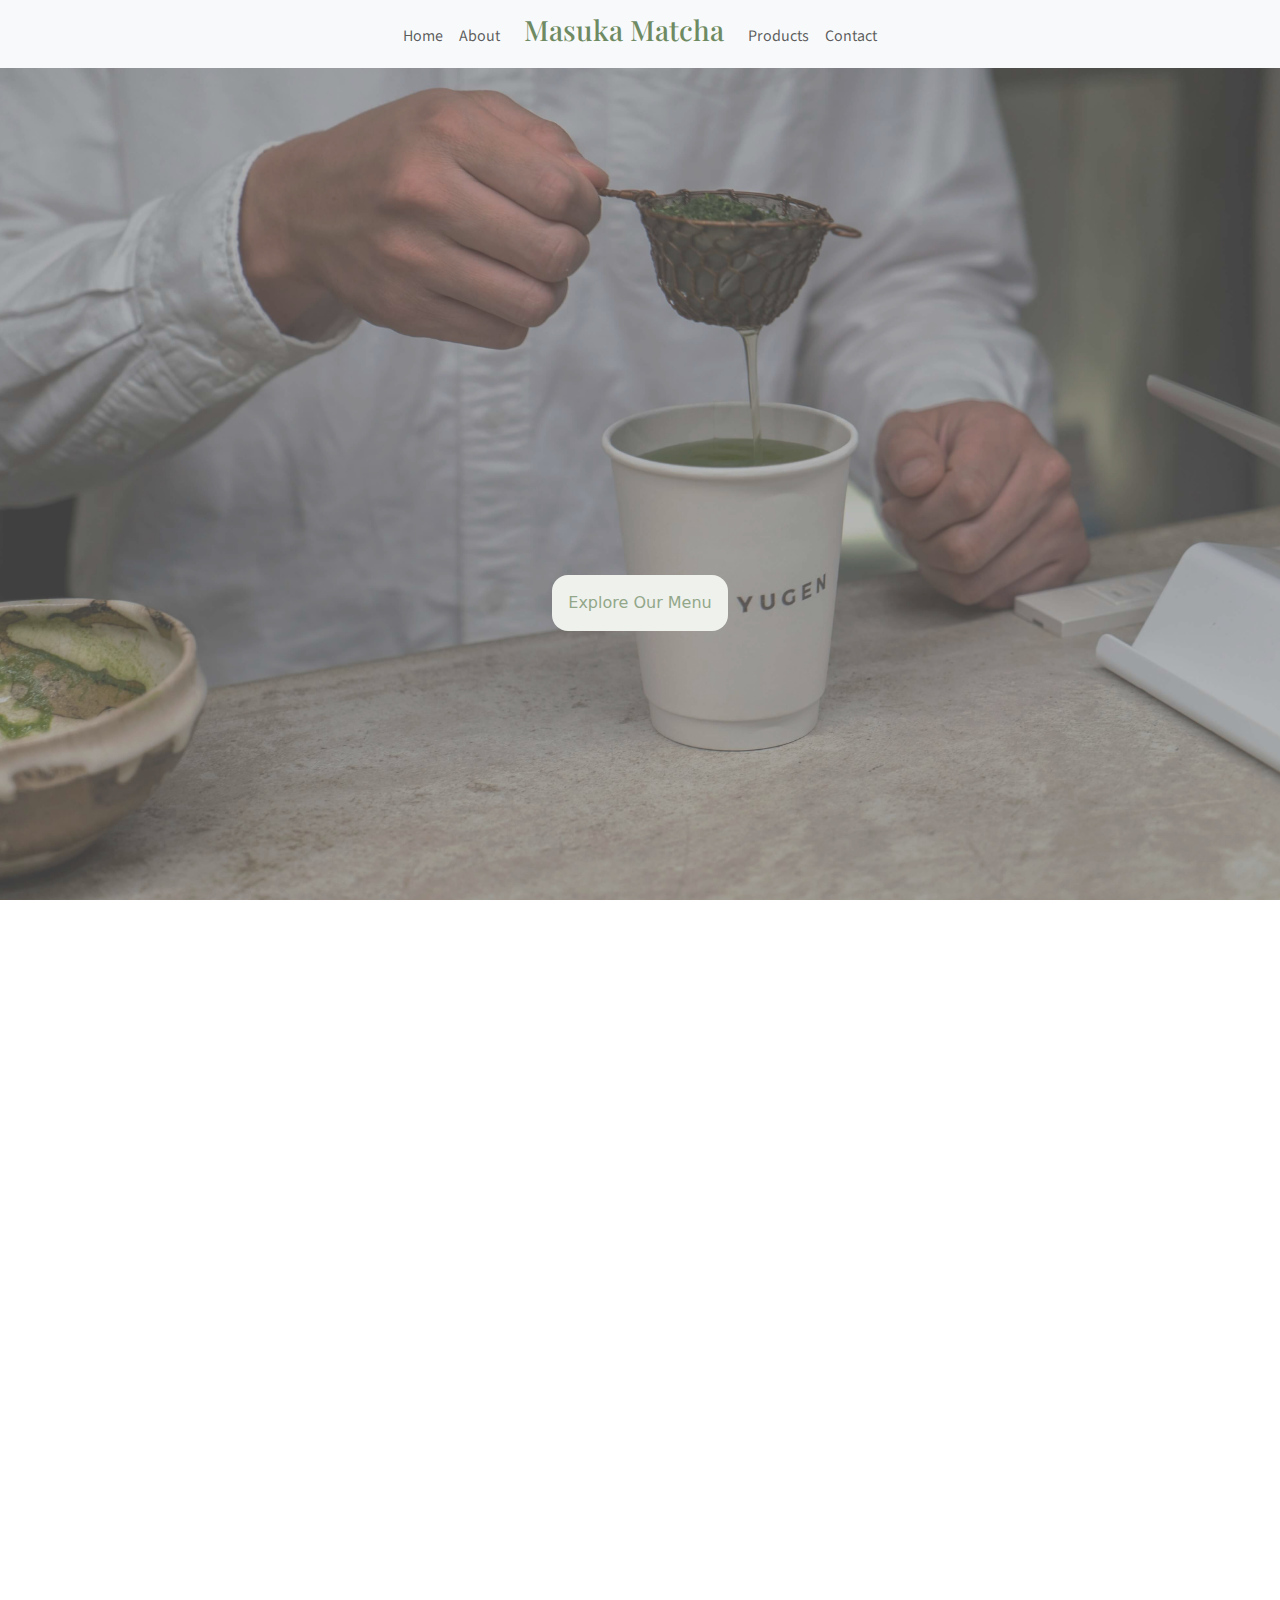
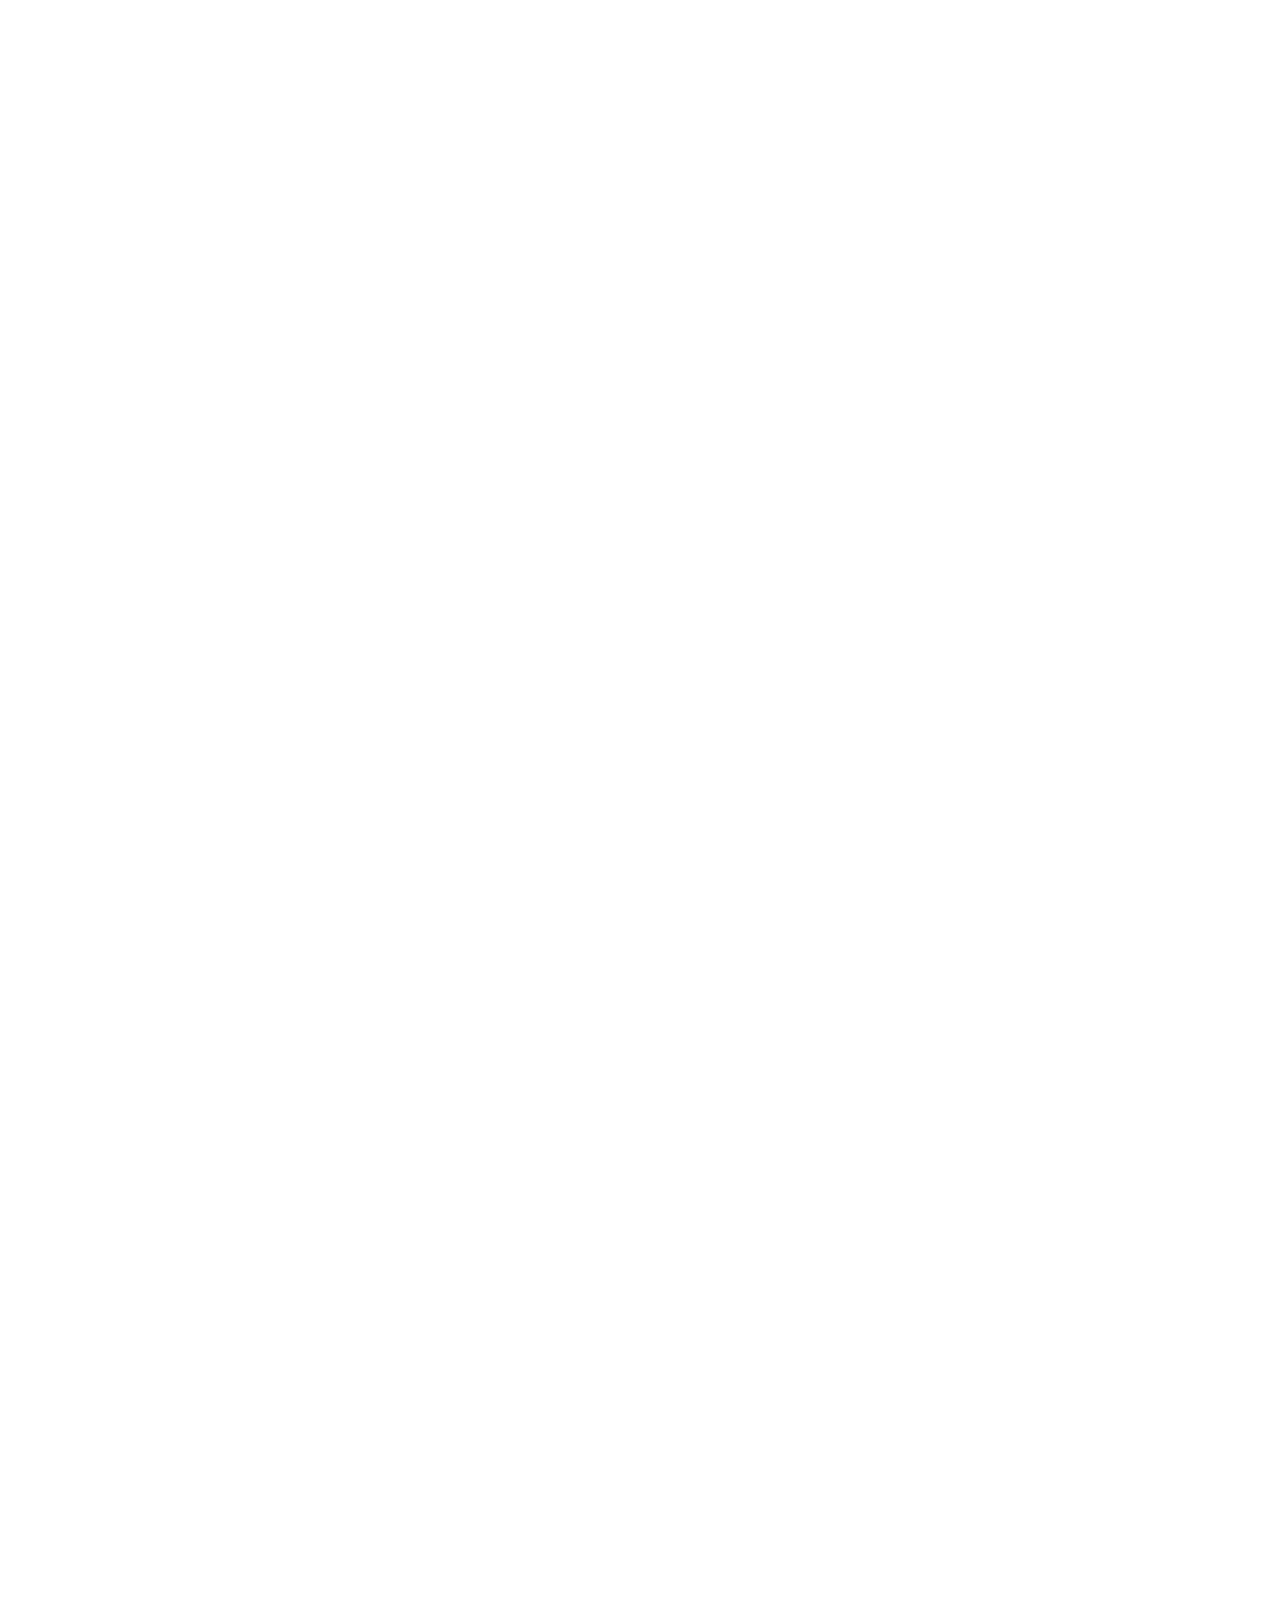
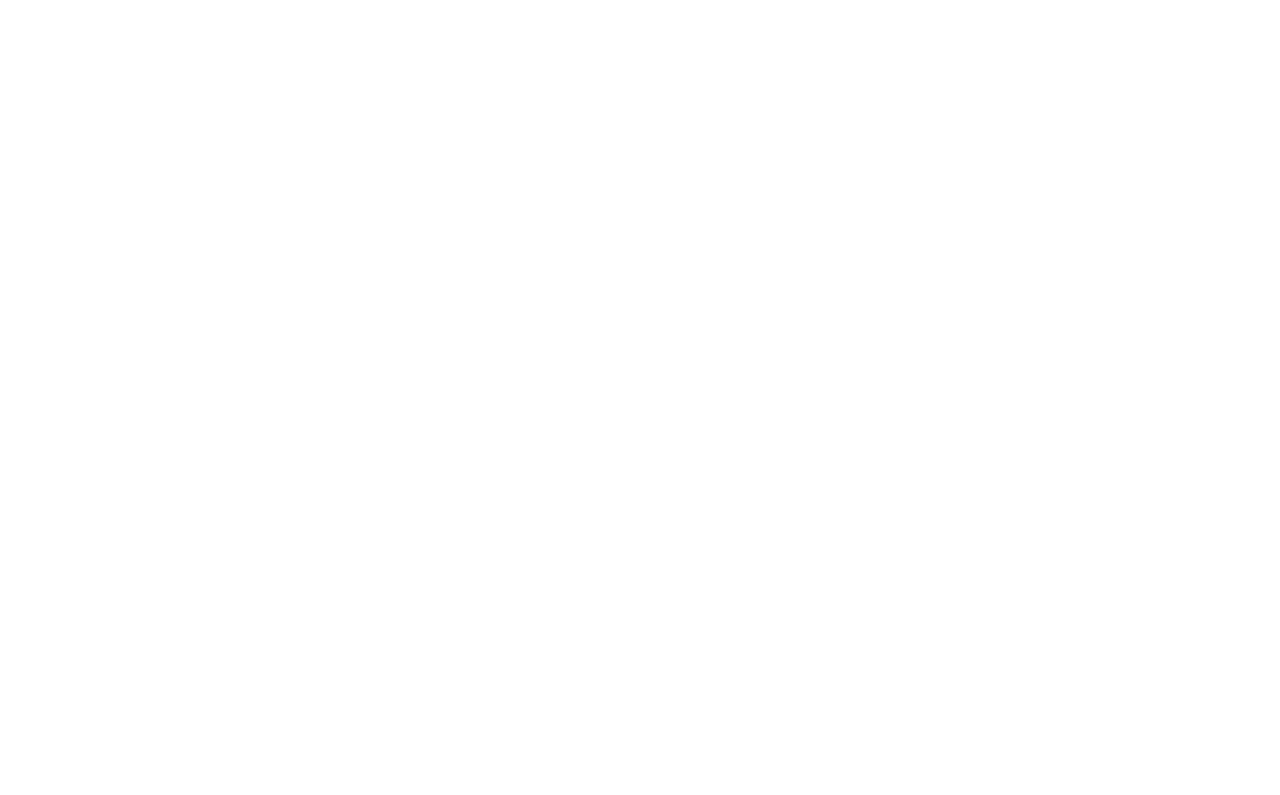
<file: index.html>
<!DOCTYPE html>
<html lang="en">

<head>
    <meta charset="UTF-8">
    <meta name="viewport" content="width=device-width, initial-scale=1.0">
    <link href="https://cdn.jsdelivr.net/npm/bootstrap@5.3.3/dist/css/bootstrap.min.css" rel="stylesheet"
        integrity="sha384-QWTKZyjpPEjISv5WaRU9OFeRpok6YctnYmDr5pNlyT2bRjXh0JMhjY6hW+ALEwIH" crossorigin="anonymous">
    <link rel="stylesheet" href="https://cdn.jsdelivr.net/npm/bootstrap-icons@1.5.0/font/bootstrap-icons.css">

    <link rel="preconnect" href="https://fonts.googleapis.com">
    <link rel="preconnect" href="https://fonts.gstatic.com" crossorigin>
    <link
        href="https://fonts.googleapis.com/css2?family=Playfair+Display:ital,wght@0,400..900;1,400..900&family=Source+Sans+3:ital,wght@0,200..900;1,200..900&display=swap"
        rel="stylesheet">

    <link rel="stylesheet" href="style.css">
    <title>Masuka Matcha</title>
</head>

<body class="view">

    <nav class="navbar navbar-expand-lg navbar-light bg-light" id="home">
        <div class="container-fluid text-center">
            <a href="#" class="navbar-brand d-lg-none d-block mx-auto">Masuka Matcha</a>
            <button class="navbar-toggler" type="button" data-bs-toggle="collapse" data-bs-target="#navbarNav"
                aria-expanded="false" aria-label="Toggle Navigation">
                <span class="navbar-toggler-icon"></span>
            </button>
            <div class="collapse navbar-collapse" id="navbarNav">
                <ul class="navbar-nav mx-lg-auto text-start mx-5 align-items-baseline">
                    <li class="nav-item">
                        <a href="#home" class="nav-link" aria-current="page">Home</a>
                    </li>
                    <li class="nav-item">
                        <a href="#about" class="nav-link">About</a>
                    </li>
                    <a href="#home" class="navbar-brand d-lg-block d-none ps-lg-3">
                        <h3>Masuka Matcha</h3>
                    </a>
                    <li class="nav-item">
                        <a href="#products" class="nav-link">Products</a>
                    </li>
                    <li class="nav-item">
                        <a href="#contact" class="nav-link">Contact</a>
                    </li>
                </ul>
            </div>
        </div>
    </nav>

    <section class="container-fluid text-center mb-5" id="heroSection">
        <div class="heroContent m-1 m-md-0">
            <h1 class="display-6">Welcome to</h1>
            <h1 class="display-1 fw-bold mb-3">MASUKA MATCHA</h1>
            <p class="display-5">Authentic Matcha & Freshly Baked Goods</p>
            <button class="border-0 p-3 m-3 rounded-4">Explore Our Menu</button>
        </div>
    </section>

    <section class="container py-5 scrollBlock" id="about">
        <h1 class="about display-3 mb-4 text-center ">About Masuka Matcha</h1>
        <div class="row justify-content-evenly">
            <div class="col-xl-4 col-lg-5 d-lg-block d-none text-center ">
                <img src="imgs/matcha-latte.jpg" alt="" class="img-fluid h-100 object-fit-cover rounded-5 ">
            </div>
            <div class="col-xl-7 col-lg-6 col-10 my-lg-0 bgColor rounded-5 p-4">
                <h4 class="display-5 text-center">Family-owned bakery crafting sweet memories since 2015</h4>
                <p class="p-4">
                    Masuka Matcha is a local, family-owned bakery dedicated to celebrating the vibrant flavors of matcha
                    in every pastry and
                    drink we make. Founded with a passion for quality and community, we combine traditional baking
                    techniques with
                    innovative recipes to craft treats that are both delicious and memorable. From our freshly baked
                    matcha-infused pastries
                    to our handcrafted lattes, everything is made with the finest ingredients and a commitment to
                    excellence.
                    <br><br>
                    What began as a small family project fueled by a shared love for matcha has grown into a cherished
                    part of the
                    community. At Mazuki Matcha, we take pride in offering a welcoming space where friends and families
                    can gather, share
                    stories, and enjoy the comforting flavors of our creations. Whether you're stopping by for a quick
                    treat or looking for
                    a cozy spot to unwind, we can't wait to share the magic of Mazuka Matcha with you!
                </p>
            </div>
        </div>
    </section>

    <section class="container pt-5 pb-sm-5 pb-md-0 pb-lg-5 mt-lg-5 mt-5 rounded-5 menuSection bgColor scrollBlock" id="products">
        <h1 class="display-3 mb-5 text-center">What We Offer</h1>
        <div class="row justify-content-evenly w-auto productsContainer">
            <div class="col-lg-4 col-sm-8 col-12 rounded-5 text-center ">
                <h6 class="display-5 text-center pb-2">Daily Pasteries</h6>
                <img src="imgs/breakfast.jpg" alt="" class="rounded-3 img-fluid w-75 m-auto">
                <p class="text-center px-3 pt-5">
                    Delight in our freshly baked matcha-inspired pastries, crafted each morning to perfection. From
                    buttery matcha
                    croissants to fluffy matcha cream buns, every bite is a harmonious blend of traditional techniques
                    and the earth, rich
                    flavors of matcha. Perfect for a quick breakfast or a sweet afternoon pick-me-up.
                </p>
            </div>
            <div class="col-lg-4 col-sm-8 col-12 rounded-5 text-center my-lg-0 my-5">
                <div class="">
                    <h6 class="display-5 text-center pb-2">Matcha Drinks</h6>
                    <img src="imgs/matchaCoffe.jpg" alt="" class="rounded-3 img-fluid w-75 m-auto">
                    <p class="text-center px-3 pt-5">
                        Sip on our expertly brewed match drinks, made using premium ceremonial-grade matcha. Whether you
                        prefer a creamy matcha
                        latte, a refreshing iced matcha, or a bold and earthy matcha shot, each cup is a celebration of
                        this vibrant green tea's
                        natural flavors. Customizable to your taste, our drinks are perfect for any matcha enthusiast.
                    </p>
                </div>
            </div>
            <div class="col-lg-4 col-sm-8 col-12 rounded-5 text-center">
                <h6 class="display-5 text-center pb-2">Daily Pasteries</h6>
                <img src="imgs/cheesecake.jpg" alt="" class="rounded-3 img-fluid w-75 m-auto shadow">
                <p class="text-center px-3 pt-5">
                    Treat yourself to our matcha-infused specialty desserts, a unique fusion of flavors designed to
                    satisfy any sweet tooth.
                    From our velvety matcha cheesecakes to delicate matcha macarons, these desserts are a perfect way to
                    indulge in the
                    refined and versatile taste of matcha.
                </p>
            </div>
        </div>
    </section>

    <section class="container py-5 gallery scrollBlock">
        <div class="row justify-content-center">
            <div class="col-6 col-lg-3">
                <img src="imgs/matchaWhisk.jpg" alt="" class="img-fluid rounded-5">
            </div>
            <div class="col-6 col-lg-3">
                <img src="imgs/icedDrinks.jpg" alt="" class="img-fluid rounded-5">
            </div>
            <div class="d-none d-lg-block col-lg-3">
                <img src="imgs/matcha-latte2.png" alt="" class="img-fluid rounded-5">
            </div>
        </div>
        <div class="row justify-content-center my-2 my-sm-3">
            <div class="col-6 col-lg-3">
                <img src="imgs/cheesecake2.jpg" alt="" class="img-fluid rounded-5">
            </div>
            <div class="col-6 col-lg-3">
                <img src="imgs/matchaPowder.jpg" alt="" class="img-fluid rounded-5">
            </div>
            <div class="d-none d-lg-block col-lg-3">
                <img src="imgs/matchaIceCream.jpg" alt="" class="img-fluid rounded-5">
            </div>
        </div>
        <div class="row justify-content-center">
            <div class="col-6 col-lg-3">
                <img src="imgs/matchaBread.jpg" alt="" class="img-fluid rounded-5">
            </div>
            <div class="col-6 col-lg-3">
                <img src="imgs/cheesecake.jpg" alt="" class="img-fluid rounded-5">
            </div>
            <div class="d-none d-lg-block col-lg-3">
                <img src="imgs/matchaWhisk2.jpg" alt="" class="img-fluid rounded-5">
            </div>
        </div>
    </section>

    <section class="py-5 bgColorFooter scrollBlock" id="contact">
        <div class="container row mx-auto justify-content-evenly">
            <div class="col-12 col-lg-4 text-center align-content-center">
                <div class="icons pb-4">
                    <i class="bi bi-facebook"></i>
                    <i class="bi bi-twitter"></i>
                    <i class="bi bi-instagram"></i>
                    <i class="bi bi-youtube"></i>
                </div>
                <div class="footer-links">
                    <a class="" href="#home">HOME</a>
                    <a class="mx-3" href="#about">ABOUT US</a>
                    <a class="" href="#products">PRODUCTS</a>
                </div>
            </div>
            <div class="col-12 col-lg-4 py-5 align-content-center text-center text-lg-start">
                <img src="imgs/logo/Asset1@3x.png" class="img-fluid rounded-5" alt="">
            </div>
            <div class="col-9 col-lg-3 contactForm">
                <h6 class="">STAY IN TOUCH</h6>
                <form action="">
                    <div class="mb-3">
                        <input type="text" name="fullName" id="fullName" placeholder="First & Last Name"
                            class="forms form-control" required>
                    </div>
                    <div class="mb-3">
                        <input type="email" name="email" id="email" placeholder="Email" class="forms form-control"
                            required>
                    </div>
                    <div class="mb-3">
                        <textarea name="comments" id="comments" class="form-control" rows="4"
                            placeholder="Comments"></textarea>
                    </div>
                    <button type="submit" class="p-2">Contact</button>
                </form>
            </div>
        </div>
    </section>

    <script src="https://cdn.jsdelivr.net/npm/bootstrap@5.3.3/dist/js/bootstrap.bundle.min.js"
        integrity="sha384-YvpcrYf0tY3lHB60NNkmXc5s9fDVZLESaAA55NDzOxhy9GkcIdslK1eN7N6jIeHz"
        crossorigin="anonymous"></script>
    <script src="app.js"></script>
</body>

</html>
</file>
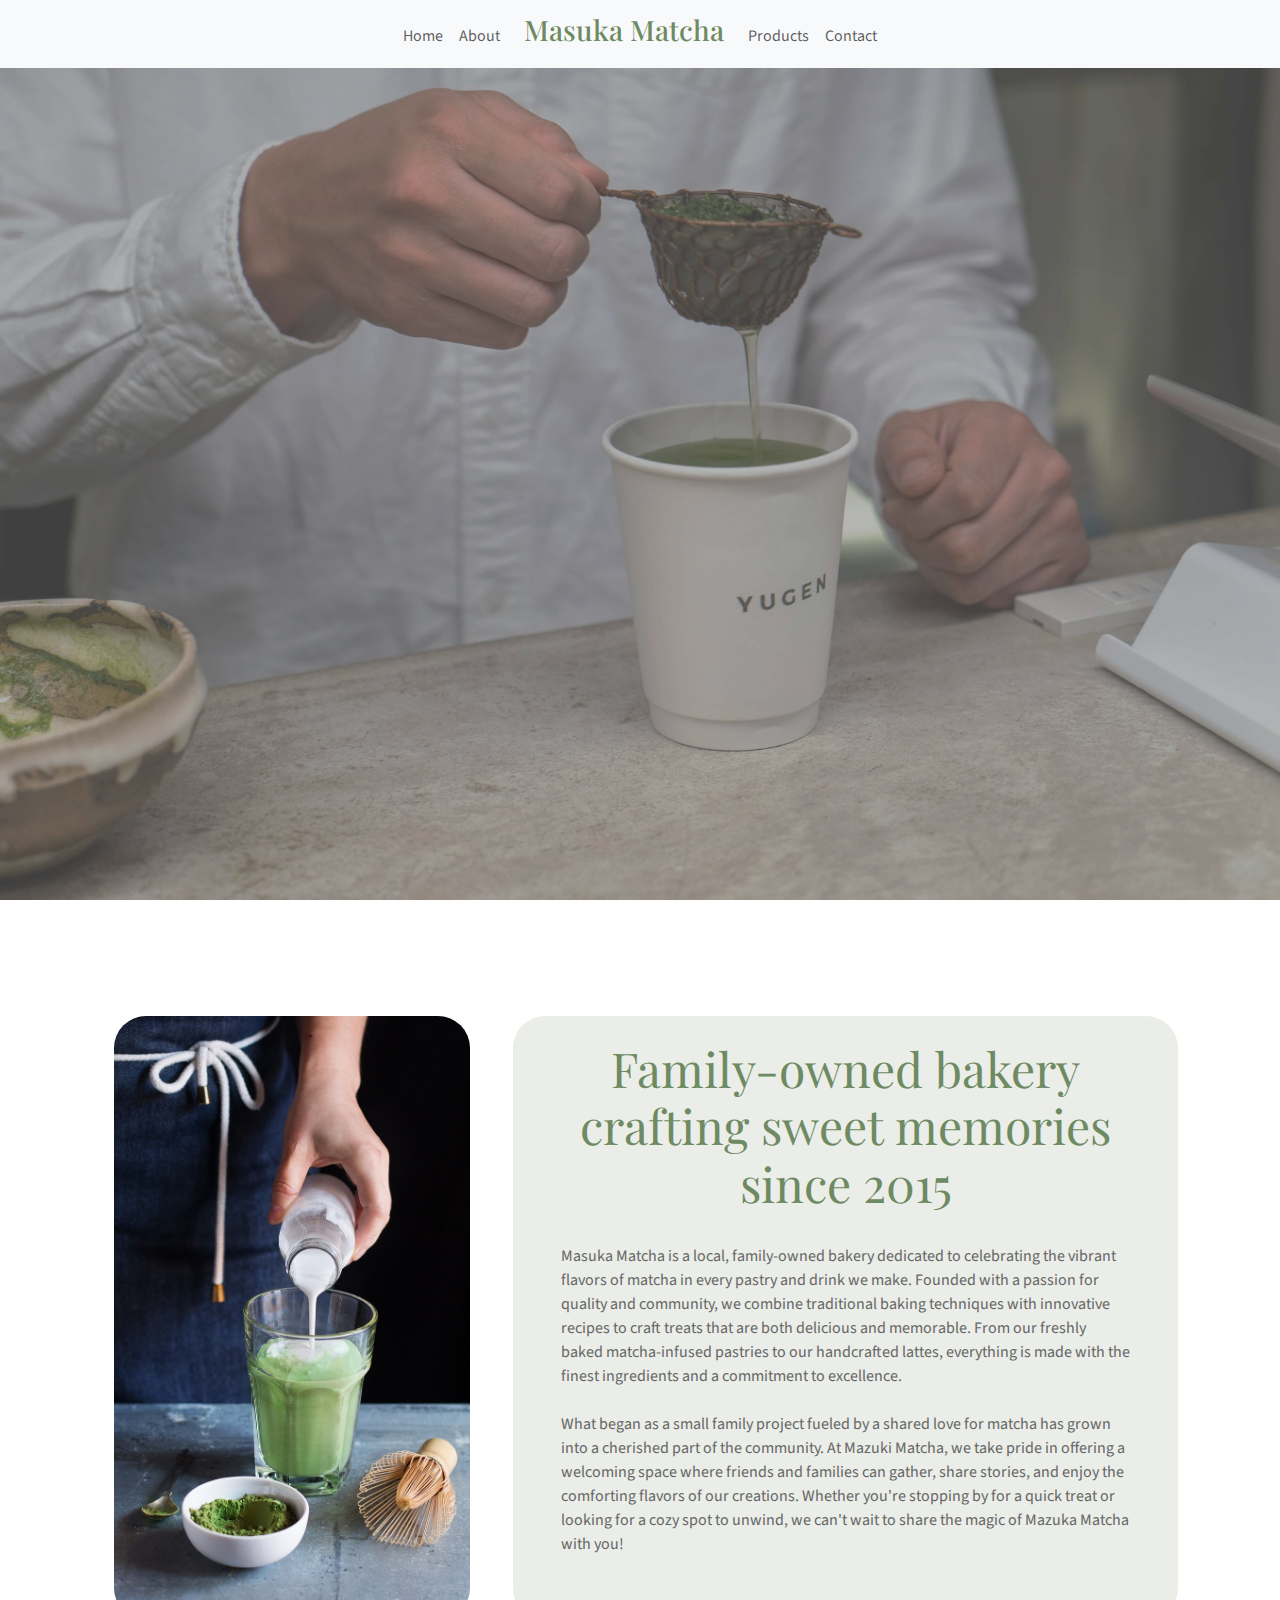
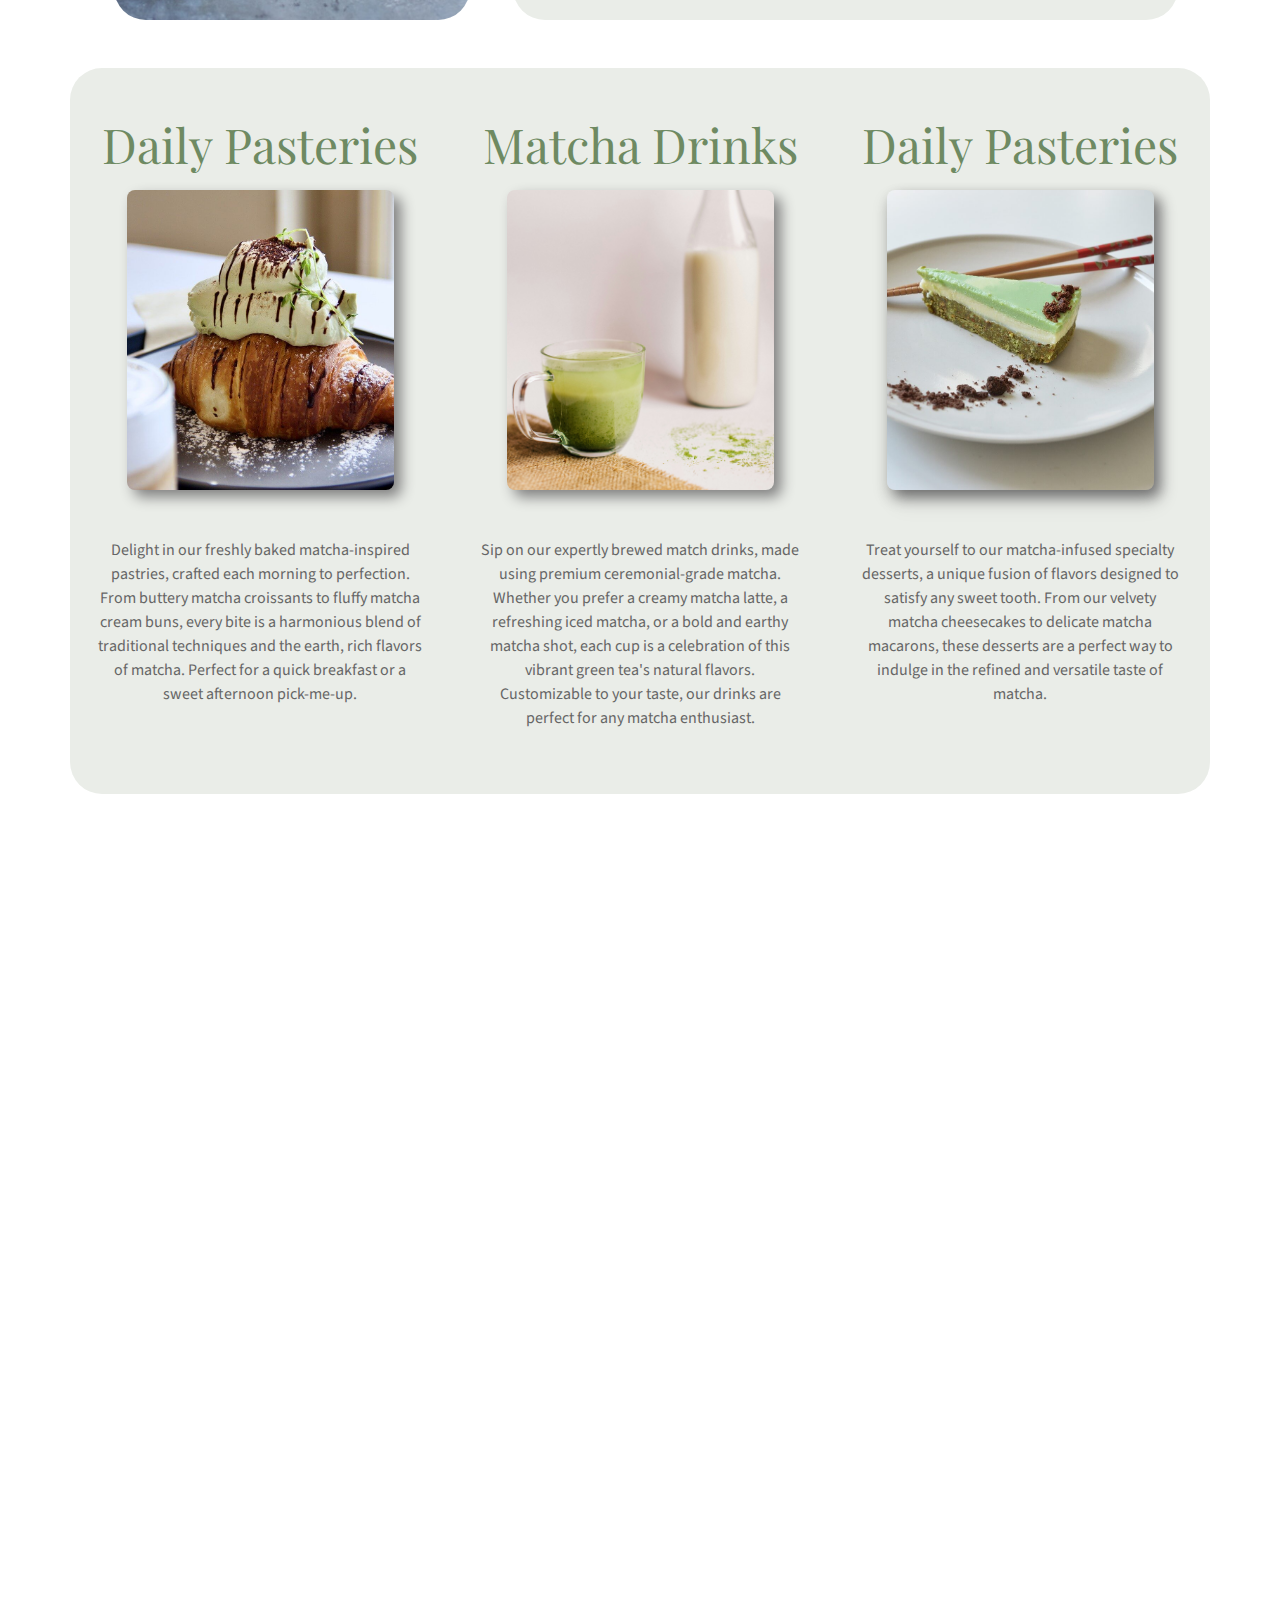
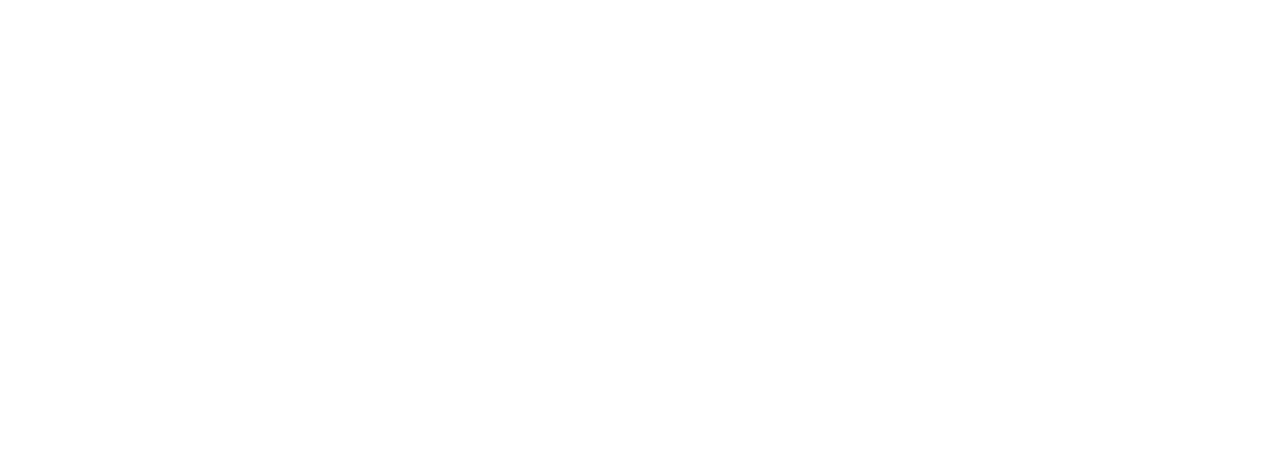
<file: home.html>
<!DOCTYPE html>
<html lang="en">
<head>
    <meta charset="UTF-8">
    <meta name="viewport" content="width=device-width, initial-scale=1.0">
    <link href="https://cdn.jsdelivr.net/npm/bootstrap@5.3.3/dist/css/bootstrap.min.css" rel="stylesheet"
        integrity="sha384-QWTKZyjpPEjISv5WaRU9OFeRpok6YctnYmDr5pNlyT2bRjXh0JMhjY6hW+ALEwIH" crossorigin="anonymous">
    <link rel="stylesheet" href="https://cdn.jsdelivr.net/npm/bootstrap-icons@1.5.0/font/bootstrap-icons.css">

    <link rel="preconnect" href="https://fonts.googleapis.com">
    <link rel="preconnect" href="https://fonts.gstatic.com" crossorigin>
    <link href="https://fonts.googleapis.com/css2?family=Playfair+Display:ital,wght@0,400..900;1,400..900&family=Source+Sans+3:ital,wght@0,200..900;1,200..900&display=swap"
        rel="stylesheet">

    <link rel="stylesheet" href="style.css">
    <title>Masuka Matcha</title>
</head>
<body>

    <nav class="navbar navbar-expand-lg navbar-light bg-light" id="home">
        <div class="container-fluid text-center">
            <a href="#" class="navbar-brand d-lg-none d-block mx-auto">Masuka Matcha</a>
            <button class="navbar-toggler" type="button" data-bs-toggle="collapse" data-bs-target="#navbarNav" aria-expanded="false" aria-label="Toggle Navigation">
                <span class="navbar-toggler-icon"></span>
            </button>
            <div class="collapse navbar-collapse" id="navbarNav">
                <ul class="navbar-nav mx-lg-auto text-start mx-5 align-items-baseline">
                    <li class="nav-item">
                        <a href="#home" class="nav-link" aria-current="page">Home</a>
                    </li>
                    <li class="nav-item">
                        <a href="#about" class="nav-link">About</a>
                    </li>
                    <a href="#home" class="navbar-brand d-lg-block d-none ps-lg-3">
                        <h3>Masuka Matcha</h3>
                    </a>
                    <li class="nav-item">
                        <a href="#products" class="nav-link">Products</a>
                    </li>
                    <li class="nav-item">
                        <a href="#contact" class="nav-link">Contact</a>
                    </li>
                </ul>
            </div>
        </div>
    </nav>

    <section class="container-fluid text-center mb-5" id="heroSection">
        <h1 class="display-6">Welcome to</h1>
        <h1 class="display-1 fw-bold">MASUKA MATCHA</h1>
    </section>

    <section class="container py-0" id="about">
        <div class="row justify-content-evenly">
            <div class="col-xl-4 col-lg-5 d-lg-block d-none text-center ">
                <img src="imgs/matcha-latte.jpg" alt="" class="img-fluid h-100 object-fit-cover rounded-5 ">
            </div>
            <div class="col-xl-7 col-lg-6 col-10 my-lg-0 bgColor rounded-5 p-4">
                <h4 class="display-5 text-center">Family-owned bakery crafting sweet memories since 2015</h4>
                <p class="p-4">
                    Masuka Matcha is a local, family-owned bakery dedicated to celebrating the vibrant flavors of matcha in every pastry and
                    drink we make. Founded with a passion for quality and community, we combine traditional baking techniques with
                    innovative recipes to craft treats that are both delicious and memorable. From our freshly baked matcha-infused pastries
                    to our handcrafted lattes, everything is made with the finest ingredients and a commitment to excellence.
                    <br><br>
                    What began as a small family project fueled by a shared love for matcha has grown into a cherished part of the
                    community. At Mazuki Matcha, we take pride in offering a welcoming space where friends and families can gather, share
                    stories, and enjoy the comforting flavors of our creations. Whether you're stopping by for a quick treat or looking for
                    a cozy spot to unwind, we can't wait to share the magic of Mazuka Matcha with you!
                </p>
            </div>
        </div>
    </section>

    <section class="container pt-5 pb-sm-5 pb-md-0 pb-lg-5 mt-lg-5 mt-5 rounded-5 menuSection bgColor" id="products">
        <div class="row justify-content-evenly w-auto">
            <div class="col-lg-4 col-sm-8 col-12 rounded-5 text-center ">
                <h6 class="display-5 text-center pb-2">Daily Pasteries</h6>
                <img src="imgs/breakfast.jpg" alt="" class="rounded-3 img-fluid w-75 m-auto">
                <p class="text-center px-3 pt-5">
                    Delight in our freshly baked matcha-inspired pastries, crafted each morning to perfection. From buttery matcha
                    croissants to fluffy matcha cream buns, every bite is a harmonious blend of traditional techniques and the earth, rich
                    flavors of matcha. Perfect for a quick breakfast or a sweet afternoon pick-me-up.
                </p>
            </div>
            <div class="col-lg-4 col-sm-8 col-12 rounded-5 text-center my-lg-0 my-5">
                <div class="">
                    <h6 class="display-5 text-center pb-2">Matcha Drinks</h6>
                    <img src="imgs/matchaCoffe.jpg" alt="" class="rounded-3 img-fluid w-75 m-auto">
                    <p class="text-center px-3 pt-5">
                        Sip on our expertly brewed match drinks, made using premium ceremonial-grade matcha. Whether you prefer a creamy matcha
                        latte, a refreshing iced matcha, or a bold and earthy matcha shot, each cup is a celebration of this vibrant green tea's
                        natural flavors. Customizable to your taste, our drinks are perfect for any matcha enthusiast.
                    </p>
                </div>
            </div>
            <div class="col-lg-4 col-sm-8 col-12 rounded-5 text-center">
                <h6 class="display-5 text-center pb-2">Daily Pasteries</h6>
                <img src="imgs/cheesecake.jpg" alt="" class="rounded-3 img-fluid w-75 m-auto shadow">
                <p class="text-center px-3 pt-5">
                    Treat yourself to our matcha-infused specialty desserts, a unique fusion of flavors designed to satisfy any sweet tooth.
                    From our velvety matcha cheesecakes to delicate matcha macarons, these desserts are a perfect way to indulge in the
                    refined and versatile taste of matcha.
                </p>
            </div>
        </div>
    </section>

    <section class="container py-5 gallery">
        <div class="row justify-content-center">
            <div class="col-6 col-lg-3">
                <img src="imgs/matchaWhisk.jpg" alt="" class="img-fluid rounded-5">
            </div>
            <div class="col-6 col-lg-3">
                <img src="imgs/icedDrinks.jpg" alt="" class="img-fluid rounded-5">
            </div>
            <div class="d-none d-lg-block col-lg-3">
                <img src="imgs/matcha-latte2.png" alt="" class="img-fluid rounded-5">
            </div>
        </div>
        <div class="row justify-content-center my-2 my-sm-3">
            <div class="col-6 col-lg-3">
                <img src="imgs/cheesecake2.jpg" alt="" class="img-fluid rounded-5">
            </div>
            <div class="col-6 col-lg-3">
                <img src="imgs/matchaPowder.jpg" alt="" class="img-fluid rounded-5">
            </div>
            <div class="d-none d-lg-block col-lg-3">
                <img src="imgs/matchaIceCream.jpg" alt="" class="img-fluid rounded-5">
            </div>
        </div>
        <div class="row justify-content-center">
            <div class="col-6 col-lg-3">
                <img src="imgs/matchaBread.jpg" alt="" class="img-fluid rounded-5">
            </div>
            <div class="col-6 col-lg-3">
                <img src="imgs/cheesecake.jpg" alt="" class="img-fluid rounded-5">
            </div>
            <div class="d-none d-lg-block col-lg-3">
                <img src="imgs/matchaWhisk2.jpg" alt="" class="img-fluid rounded-5">
            </div>
        </div>
    </section>

    <section class="py-5 bgColorFooter" id="contact">
        <div class="container row mx-auto justify-content-evenly">
            <div class="col-9 col-lg-4 text-center align-content-center">
                <div class="icons pb-4">
                    <i class="bi bi-facebook"></i>
                    <i class="bi bi-twitter"></i>
                    <i class="bi bi-instagram"></i>
                    <i class="bi bi-youtube"></i>
                </div>
                <div class="footer-links">
                    <a class="" href="#home">HOME</a>
                    <a class="mx-3" href="#about">ABOUT US</a>
                    <a class="" href="#products">PRODUCTS</a>
                </div>
            </div>
            <div class="col-9 col-lg-4 py-5 align-content-center text-center text-lg-start">
                <img src="imgs/logo/Asset1@3x.png" class="img-fluid rounded-5" alt="">
            </div>
            <div class="col-9 col-lg-3 contactForm">
                <h6 class="">STAY IN TOUCH</h6>
                <form action="">
                    <div class="mb-3">
                        <input type="text" name="fullName" id="fullName" placeholder="First & Last Name" class="forms form-control" required>
                    </div>
                    <div class="mb-3">
                        <input type="email" name="email" id="email" placeholder="Email" class="forms form-control" required>
                    </div>
                    <div class="mb-3">
                        <textarea name="comments" id="comments" class="form-control" rows="4" placeholder="Comments"></textarea>
                    </div>
                    <button type="submit" class="p-2">Contact</button>
                </form>
            </div>
        </div>
    </section>

    <script src="https://cdn.jsdelivr.net/npm/bootstrap@5.3.3/dist/js/bootstrap.bundle.min.js"
        integrity="sha384-YvpcrYf0tY3lHB60NNkmXc5s9fDVZLESaAA55NDzOxhy9GkcIdslK1eN7N6jIeHz"
        crossorigin="anonymous"></script>
</body>
</html>
</file>
<file: style.css>
:root {
    --headerFont: "Playfair Display", serif;
    --secondaryFont: "Source Sans 3" , serif;

    --headerColor: #6E8A62;
    --secondaryColor: #666;

    --sectionBg: #EAEDE8;
}

@keyframes appearBottom {
    from {
        opacity: 0;
        /* scale: 0.5; */
        transform: translateY(30px) scale(0.9);
    }
    to { 
        opacity: 1;
        /* scale: 1; */
        transform: translateY(0) scale(1);
    }
}
@keyframes fadeIn {
    from {
        opacity: 0;
    }
    to {
        opacity: .75;
    }
}
.scrollBlock, .gallery img, .bgColorFooter {
    will-change: transform, opacity;
    backface-visibility: hidden;
}

.scrollBlock {
    opacity: 0;
    animation: appearBottom 1.5s ease-out both;
    animation-timeline: view();
    animation-range: entry 0% cover 40%;
}
#heroSection {
    animation: fadeIn 1.2s ease-out;
}

h1, h2, h3, h4, h5, h6 {
    font-family: var(--headerFont);
    color: var(--headerColor);
}

a, p {
    font-family: var(--secondaryFont);
    color: var(--secondaryColor);
}
section {
    padding: 80px 10%;
}
#heroSection h1, #heroSection p{
    color: white;
    animation: appearBottom 1s ease-out 0.3s forwards;
    opacity: 0;
}
#heroSection button {
    color: var(--headerColor);
    background-color: var(--sectionBg);
    animation: appearBottom 1s ease-out 0.3s forwards;
}
#heroSection button:hover {
    background-color: var(--headerColor);
    color: white;
}
#heroSection {
    background-attachment: fixed;
    background-image: url("imgs/heroBg.jpeg");
    background-position: center;
    background-size: cover;

    height: 100vh;

    padding: 250px 0 200px 0;
    color: white;
    opacity: .75;
}

.menuSection img {
    filter: drop-shadow(#808080 7px 7px 7px);
}

.bgColor {
    background-color: var(--sectionBg);
}

.bgColor img {
    height: 300px;
    width: 300px;
    object-fit:cover;
}
.gallery img {
    height: 250px;
    width: 100%;
    object-fit: cover;
    opacity: 0;
    animation: appearBottom 0.8s ease-out forwards;
    animation-timeline: view();
    animation-range: entry 0% cover 50%;
}

.gallery .row:nth-child(1) img {animation-delay: .1s;}
.gallery .row:nth-child(2) img {animation-delay: .3s;}
.gallery .row:nth-child(3) img {animation-delay: .5s;}

.bgColorFooter {
    background-color: var(--sectionBg);
    opacity: 0;
    animation: appearBottom 1s ease-out forwards;
    animation-timeline: view();
    animation-range: entry 0% cover 30%;
}

.bgColorFooter img {
    height: 200px;
}

.bgColorFooter i {
    color: #94A289;
    margin: .5rem;
    font-size: 2rem;
}

.bgColorFooter a {
    text-decoration: none;
}

.form-control::placeholder {
    color: var(--secondaryColor);
}

.contactForm button {
    background-color: var(--sectionBg);
    border-color: var(--headerColor);
    color: var(--secondaryColor);
}

@media (max-width: 768px) {
    #heroSection {
        background-attachment: scroll;
    }

    .scrollBlock {
        opacity: 0;
        transform: translateY(20px);
        transition: opacity 0.8s ease-out, transform 0.8s ease-out;
        animation: none;
    }
    .scrollBlock.animate {
        opacity: 1;
        transform: translateY(0);
    }

    .gallery .row:nth-child(1) img {animation-delay: .1s;}
    .gallery .row:nth-child(2) img {animation-delay: .3s;}
    .gallery .row:nth-child(3) img {animation-delay: .5s;}
}

@media (max-width: 576px) {
    #heroSection {
        padding: 150px 0 50px 0;
    }
}
</file>
